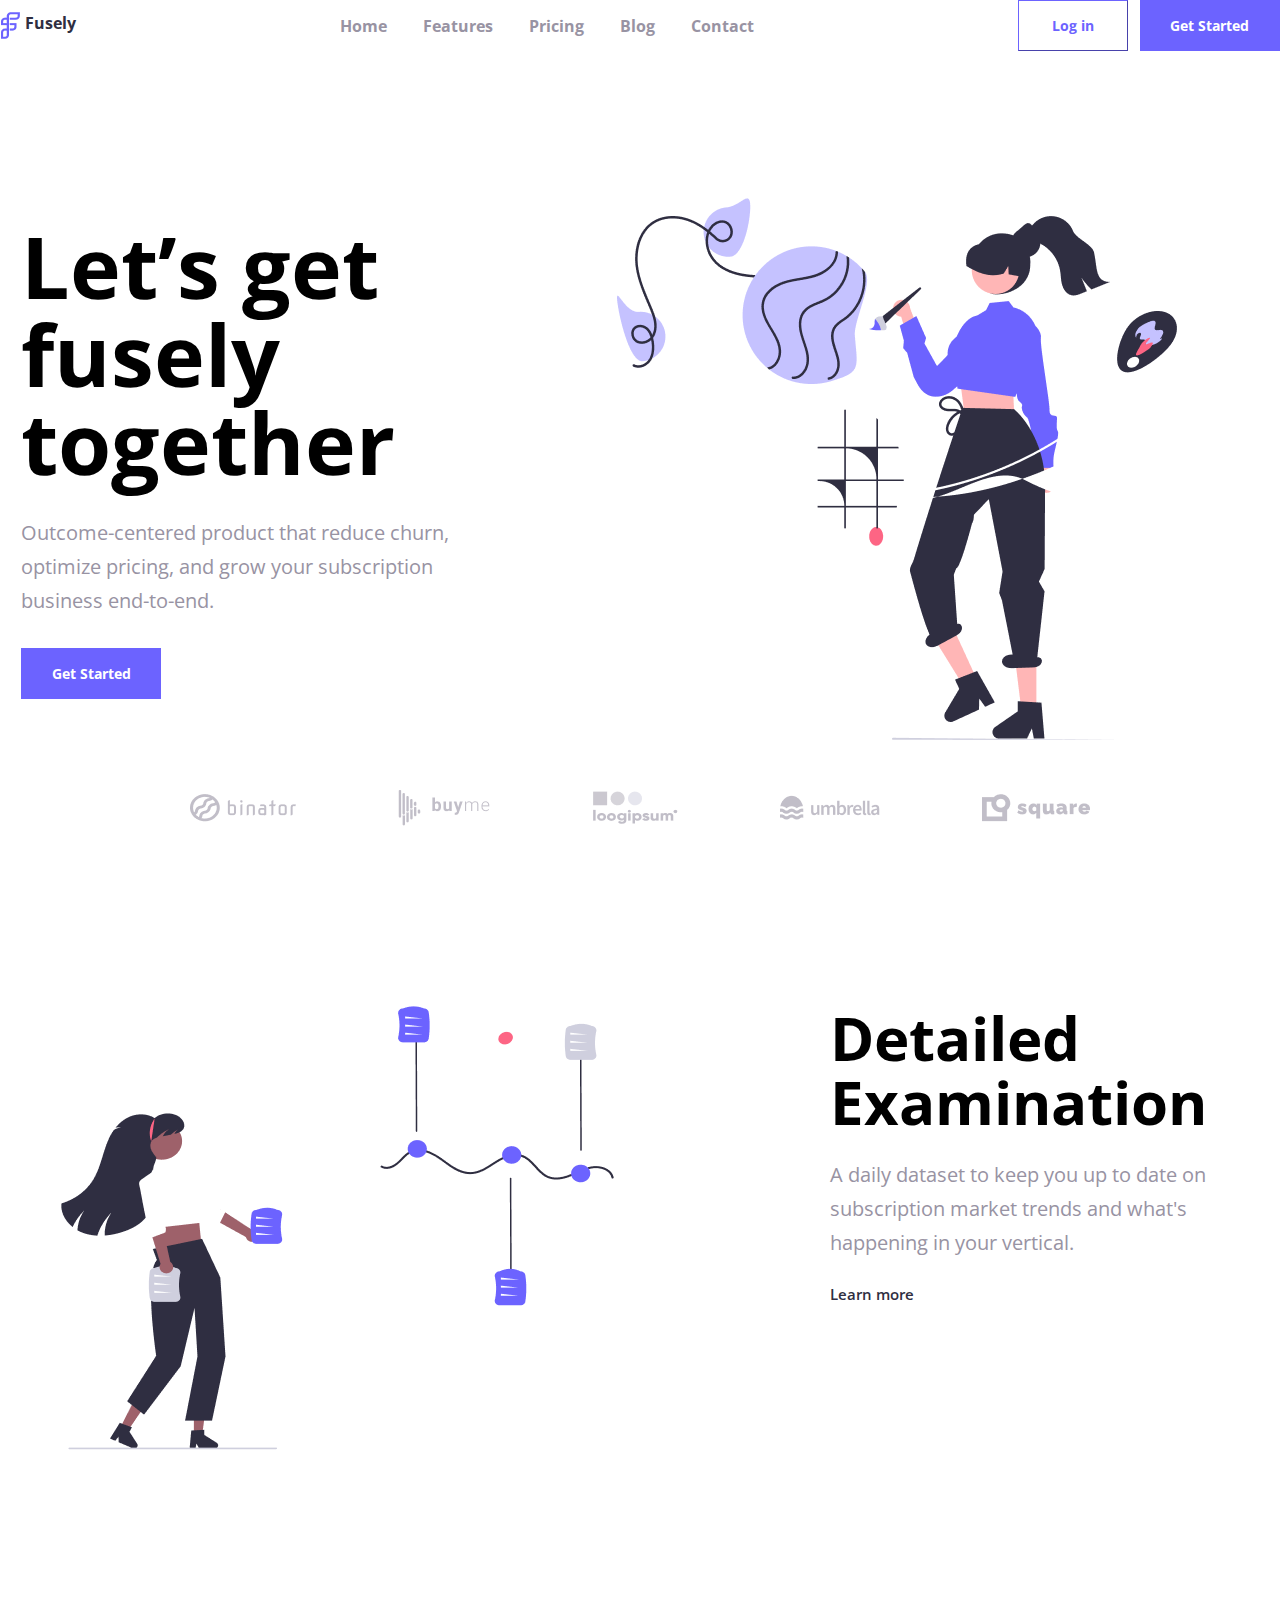
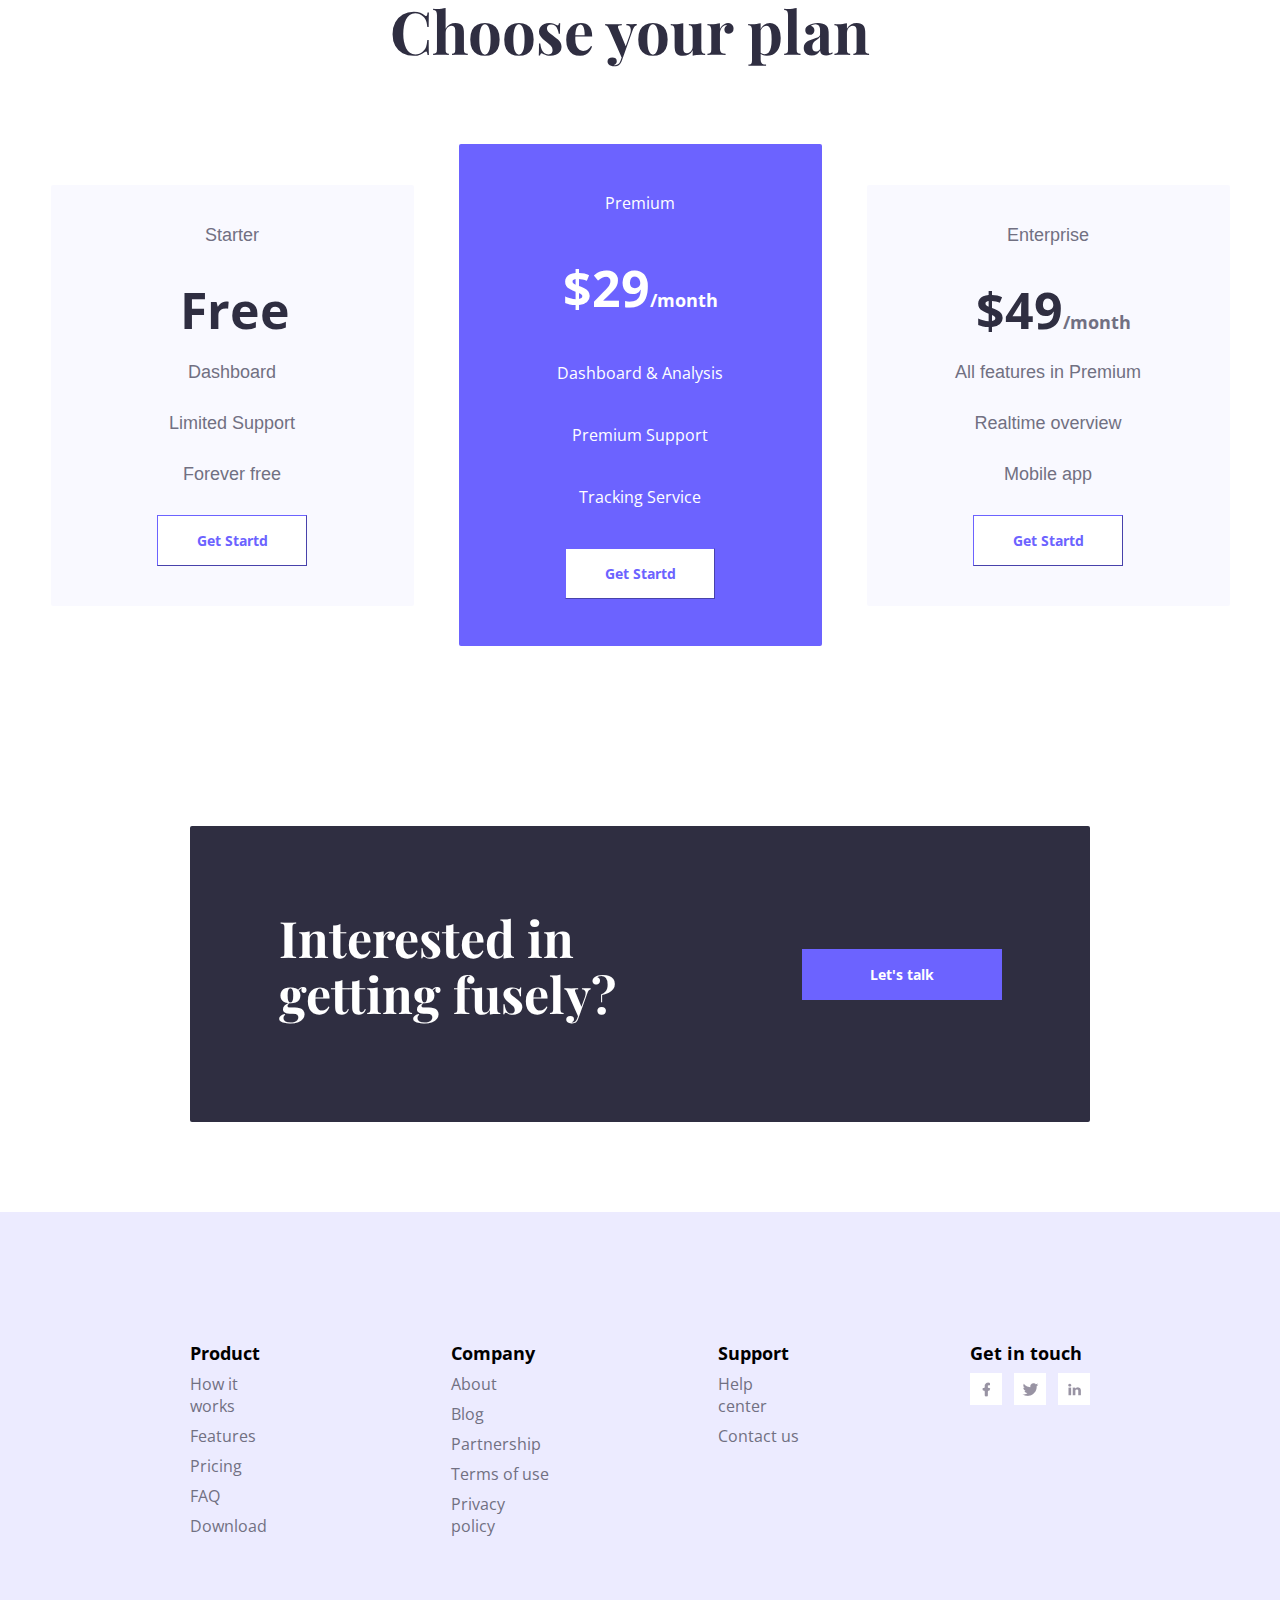
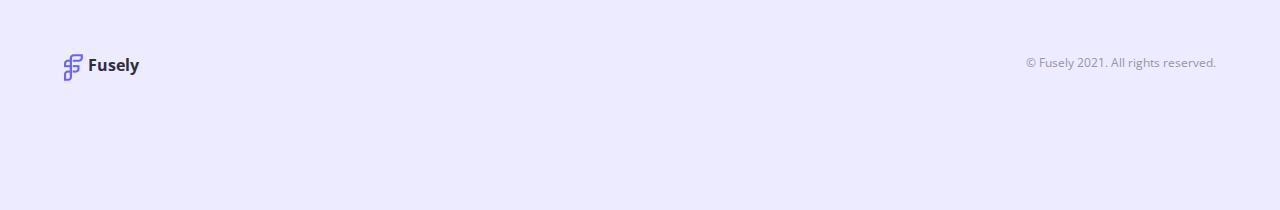
<file: LandingPage/index.html>
<!DOCTYPE html>
<html lang="en">
  <head>
    <meta charset="UTF-8" />
    <meta http-equiv="X-UA-Compatible" content="IE=edge" />
    <meta name="viewport" content="width=device-width, initial-scale=1.0" />
    <title>Document</title>
    <link rel="stylesheet" href="style.css" />
  </head>
  <body>
    <nav>
      <div class="logo">
        <img src=".\assets\Vector.png" />
        <a href="#">Fusely</a>
      </div>
      <ul class="nav">
        <li><a href="#">Home</a></li>
        <li><a href="#">Features</a></li>
        <li><a href="#">Pricing</a></li>
        <li><a href="#">Blog</a></li>
        <li><a href="#">Contact</a></li>
      </ul>
      <div class="buttons">
        <button>Log in</button>
        <button>Get Started</button>
      </div>
    </nav>

    <div class="main">
      <div class="info">
        <h1>Let’s get fusely together</h1>
        <p>
          Outcome-centered product that reduce churn, optimize pricing, and grow
          your subscription business end-to-end.
        </p>
        <button>Get Started</button>
      </div>
      <img src=".\assets\Hero image.png" />
    </div>
    <div class="more">
      <img src=".\assets\Partners.png" />
      <div class="section">
        <img src=".\assets\Section Image.png" />
        <div class="info1">
          <h1>Detailed Examination</h1>
          <p>
            A daily dataset to keep you up to date on subscription market trends
            and what's happening in your vertical.
          </p>
          <a href="#">Learn more</a>
        </div>
      </div>
    </div>
    <div class="cardPage">
      <h1>Choose your plan</h1>
      <div class="cards">
        <div class="card">
          <p>Starter</p>
          <h1>Free</h1>
          <p>Dashboard</p>
          <p>Limited Support</p>
          <p>Forever free</p>
          <button>Get Startd</button>
        </div>
        <div class="cardBig">
          <p>Premium</p>
          <h1 id="differentH"><span id="span">$29</span>/month</h1>
          <p>Dashboard & Analysis</p>
          <p>Premium Support</p>
          <p>Tracking Service</p>
          <button>Get Startd</button>
        </div>
        <div class="card">
          <p>Enterprise</p>
          <h1 id="differentH1"><span id="span1">$49</span>/month</h1>
          <p>All features in Premium</p>
          <p>Realtime overview</p>
          <p>Mobile app</p>
          <button>Get Startd</button>
        </div>
      </div>
    </div>
    <div class="nearBottom">
      <div class="chat">
        <h1>Interested in getting fusely?</h1>
        <button>Let's talk</button>
      </div>
    </div>
  </body>
  <footer>
    <div class="bottom">
      <ul class="product">
        <li><h1>Product</h1></li>
        <li><a href="#">How it works</a></li>
        <li><a href="#">Features</a></li>
        <li><a href="#">Pricing</a></li>
        <li><a href="#">FAQ</a></li>
        <li><a href="#">Download</a></li>
      </ul>
      <ul class="product">
        <li><h1>Company</h1></li>
        <li><a href="#">About</a></li>
        <li><a href="#">Blog</a></li>
        <li><a href="#">Partnership</a></li>
        <li><a href="#">Terms of use</a></li>
        <li><a href="#">Privacy policy</a></li>
      </ul>
      <ul class="product">
        <li><h1>Support</h1></li>
        <li><a href="#">Help center</a></li>
        <li><a href="#">Contact us</a></li>
      </ul>
      <ul class="product">
        <li><h1 id="last">Get in touch</h1></li>
        <div class="logos">
          <li><img src=".\assets\Vector (1).png" /></li>
          <li><img src=".\assets\brandico_twitter-bird (1).png" /></li>
          <li><img src=".\assets\brandico_twitter-bird.png" /></li>
        </div>
      </ul>
    </div>
    <div class="end">
      <div class="logo">
        <img src=".\assets\Vector.png" />
        <a href="#">Fusely</a>
      </div>
      <p>© Fusely 2021. All rights reserved.</p>
    </div>
  </footer>
</html>
</file>
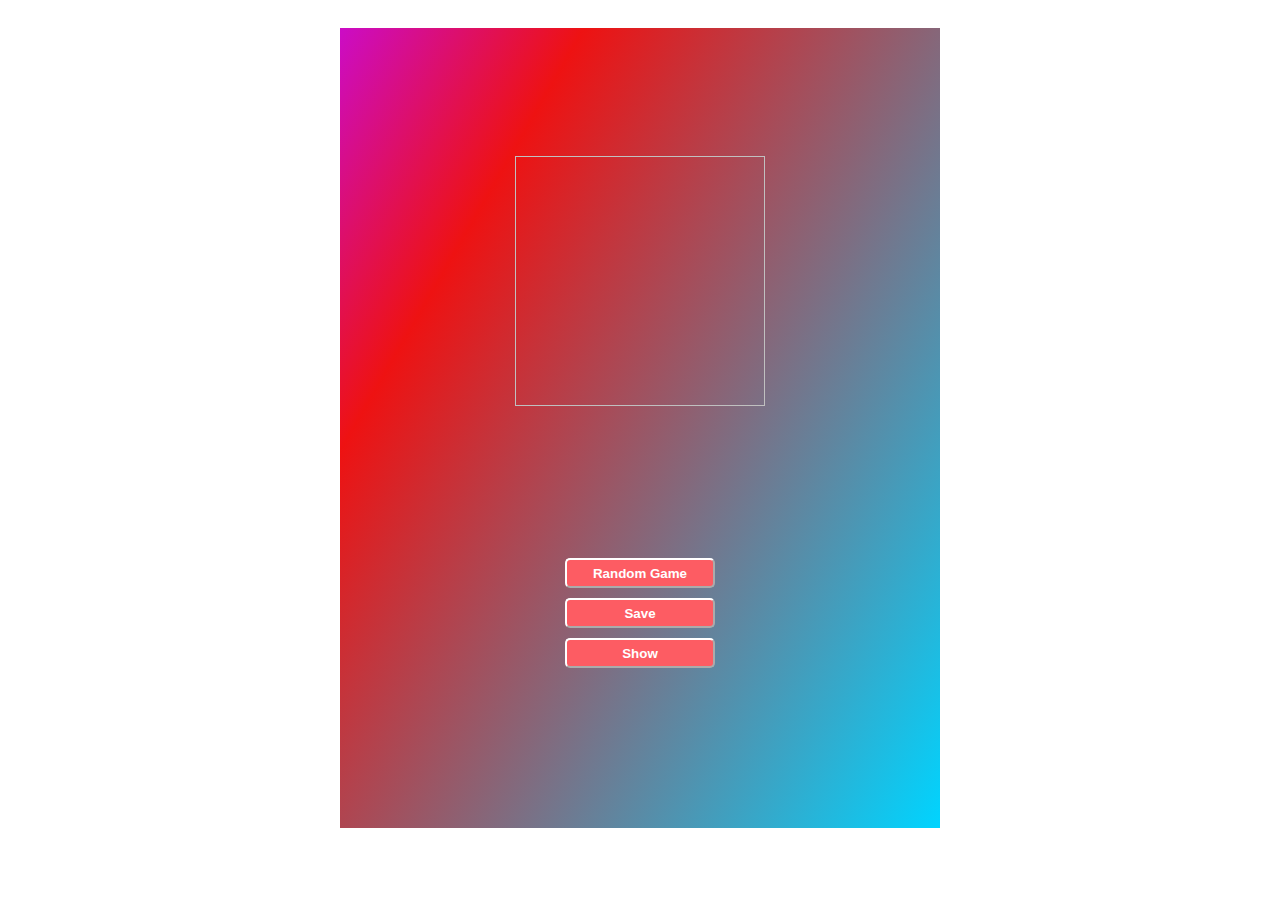
<file: randomGame/homework2.html>
<!DOCTYPE html>
<html lang="en">
<head>
    <meta charset="UTF-8">
    <meta http-equiv="X-UA-Compatible" content="IE=edge">
    <meta name="viewport" content="width=device-width, initial-scale=1.0">
    <title>Document</title>
    
    <link rel="stylesheet" href="homework2.css">
</head>
<body>
    <div class="box">
        <div class="container" >
            <img  id="poster"> 
            <h1 id="title"></h1>
            <button id="bt"> Random Game </button>
            <button id="btsave">Save</button>
            <button id="btshow">Show</button>
            <p id="info"></p>
        </div>
        
    </div>
    
    <script src="info.js"></script>

</body>

</html>
</file>
<file: LandingPage/style.css>
@import url("https://fonts.googleapis.com/css2?family=Big+Shoulders+Display:wght@300;800;900&family=Open+Sans:wght@400;700&display=swap");
@import url("https://fonts.googleapis.com/css2?family=Big+Shoulders+Display:wght@300;800;900&family=Playfair+Display:wght@700&display=swap");
* {
  padding: 0;
  margin: 0;
  font-family: "Open Sans";
  font-style: normal;
}

nav {
  width: 100%;
  height: 51px;

  display: flex;
  flex-direction: row;
  justify-content: space-around;
  align-items: center;
  padding: 0px;
  gap: 263px;
}

.logo {
  display: flex;
  gap: 5px;
}

.logo a {
  text-decoration: none;
  color: #2f2e41;
  font-weight: 700;
}

.nav {
  display: flex;
  gap: 36px;
  list-style: none;
}

.nav a {
  text-decoration: none;
  color: #9893a3;
  font-size: 16px;
  font-weight: 700;
}

.buttons {
  display: flex;
  flex-direction: row;
  gap: 12px;
}

.buttons :nth-child(1) {
  width: 110px;
  height: 51px;
  font-weight: 700;
  font-size: 14px;
  color: #6c63ff;
  background-color: white;
  border-color: #6c63ff;
  border-width: 1px;
}

.buttons :nth-child(2) {
  width: 140px;
  height: 51px;
  font-weight: 700;
  font-size: 14px;
  color: white;
  background: #6c63ff;
  border: none;
}

.main {
  margin-top: 130px;

  width: 100%;
  height: 559px;
  display: flex;
  justify-content: space-around;
  align-items: center;
  gap: 65px;
}

.info {
  display: flex;
  flex-direction: column;
  gap: 30px;
}

.info h1 {
  width: 489px;
  height: 264px;
  font-weight: 700;
  font-size: 86px;
  line-height: 88px;
}

.info p {
  width: 489px;
  height: 102px;
  font-weight: 400;
  font-size: 20px;
  line-height: 34px;
  color: #9893a3;
}

.info button {
  width: 140px;
  height: 51px;
  font-weight: 700;
  font-size: 14px;
  color: white;
  background: #6c63ff;
  border: none;
}

.more {
  display: flex;
  justify-content: center;
  align-items: center;
  flex-direction: column;
  margin-top: 50px;
}
.section {
  display: flex;
  justify-content: space-around;
  margin-top: 180px;
  gap: 180px;
}

.info1 {
  display: flex;
  flex-direction: column;
  gap: 24px;
}

.info1 h1 {
  width: 400px;
  height: 128px;
  font-weight: 700;
  font-size: 60px;
  line-height: 64px;
}

.info1 p {
  width: 400px;
  height: 102px;
  font-weight: 400;
  font-size: 20px;
  line-height: 34px;
  color: #9893a3;
}

.info1 a {
  width: 92px;
  height: 20px;
  text-decoration: none;
  color: #2f2e41;
  font-weight: 600;
  font-size: 15px;
  line-height: 20px;
}

.cards {
  display: flex;
  align-items: center;
  gap: 45px;
}

.cardPage h1:nth-child(1) {
  font-size: 60px;
  font-weight: 700;
  color: #2f2e41;
  width: 500px;
  height: 64px;
  font-family: "Playfair Display";
}
.card {
  width: 363px;
  height: 421px;
  display: flex;
  flex-direction: column;
  justify-content: center;
  align-items: center;
  gap: 30px;
  background: rgba(236, 235, 255, 0.3);
  border-radius: 2px;
}

.card p {
  font-family: sans-serif;
  font-size: 18px;
  color: #717082;
}

#span1 {
  font-size: 50px;
  color: #2f2e41;
}

.card h1 {
  width: 104px;
  height: 56px;
  font-size: 50px;
  color: #2f2e41;
}

.cards button {
  width: 150px;
  height: 51px;
  font-weight: 700;
  font-size: 14px;
  color: #6c63ff;
  background-color: white;
  border-color: #6c63ff;
  border-width: 1px;
}

#differentH1 {
  font-size: 18px;
  color: #717082;
  padding-right: 40px;
}

.cardBig {
  width: 363px;
  height: 502px;
  display: flex;
  flex-direction: column;
  justify-content: center;
  align-items: center;
  color: white;
  gap: 40px;
  background: #6c63ff;
  border-radius: 2px;
}

#differentH {
  font-size: 18px;
  color: white;
}

#span {
  font-size: 50px;
  color: white;
}

.cardPage {
  margin-top: 140px;
  display: flex;
  flex-direction: column;
  gap: 90px;
  justify-content: center;
  align-items: center;
}

.chat {
  width: 900px;
  height: 296px;
  background: #2f2e41;
  border-radius: 2px;
  display: flex;
  justify-content: space-around;
  align-items: center;
}

.nearBottom {
  display: flex;
  justify-content: center;
  margin-top: 180px;
}
.chat h1 {
  width: 346px;
  height: 128px;
  font-family: "Playfair Display";
  font-style: normal;
  font-weight: 700;
  font-size: 50px;
  line-height: 56px;
  color: white;
}

.chat button {
  width: 200px;
  height: 51px;
  font-weight: 700;
  font-size: 14px;
  color: white;
  background: #6c63ff;
  border: none;
}

footer {
  margin-top: 90px;
  background-color: #ecebff;
  width: 100%;
  height: 598px;
  display: flex;
  justify-content: center;
  align-items: center;
  flex-direction: column;
}

.bottom {
  display: flex;
  gap: 165px;
  width: 900px;
  height: 212.55px;
}

.product {
  list-style: none;
  display: flex;
  flex-direction: column;
  gap: 8px;
}
.product h1 {
  width: 69px;
  height: 24px;
  font-size: 18px;
}

.product a {
  text-decoration: none;
  font-family: "Open Sans";
  font-style: normal;
  font-weight: 400;
  font-size: 16px;
  color: #717082;
}

#last {
  width: 120px;
}

.logos {
  display: flex;
  gap: 12px;
}

.logos li {
  background-color: white;
  width: 32px;
  height: 32px;
  display: flex;
  justify-content: center;
  align-items: center;
}

.end {
  width: 90%;
  display: flex;
  justify-content: space-between;
  margin-top: 100px;
}

.end p {
  font-weight: 400;
  font-size: 12px;
  color: #9893a3;
}
</file>
<file: randomGame/homework2.css>
body{
    background-image: url('https://t3.ftcdn.net/jpg/03/23/88/08/360_F_323880864_TPsH5ropjEBo1ViILJmcFHJqsBzorxUB.jpg');
}


.box{
    background: rgb(203,12,198);
    background: linear-gradient(120deg, rgba(203,12,198,1) 0%, rgba(238,18,18,1) 23%, rgba(0,212,255,1) 100%);
    width: 600px;
    height: 800px;
    border: 20px solid white;
    display: flex;
    align-items: center;
    justify-content: center;
    margin-left: auto;
    margin-right: auto;
    
}

.container{
    display: flex;
    align-items: center;
    justify-content: center;
    flex-direction: column;
}

#poster{
    height: 250px;
    width: 250px;
   
}

#title{
    
    width: 250px;
    height: 100px;
}

#bt{
    margin-top: 10px;
    font-weight: bold;
    height: 30px;
    width: 150px;
    border-radius: 5px;
    cursor: pointer;
    background: #fd5c63;
    color: white;
    border-color: white;
}

#btsave{
    margin-top: 10px;
    font-weight: bold;
    height: 30px;
    width: 150px;
    border-radius: 5px;
    cursor: pointer;
    background: #fd5c63;
    color: white;
    border-color: white;
}

#btshow{
    margin-top: 10px;
    font-weight: bold;
    height: 30px;
    width: 150px;
    border-radius: 5px;
    cursor: pointer;
    background: #fd5c63;
    color: white;
    border-color: white;
}
</file>
